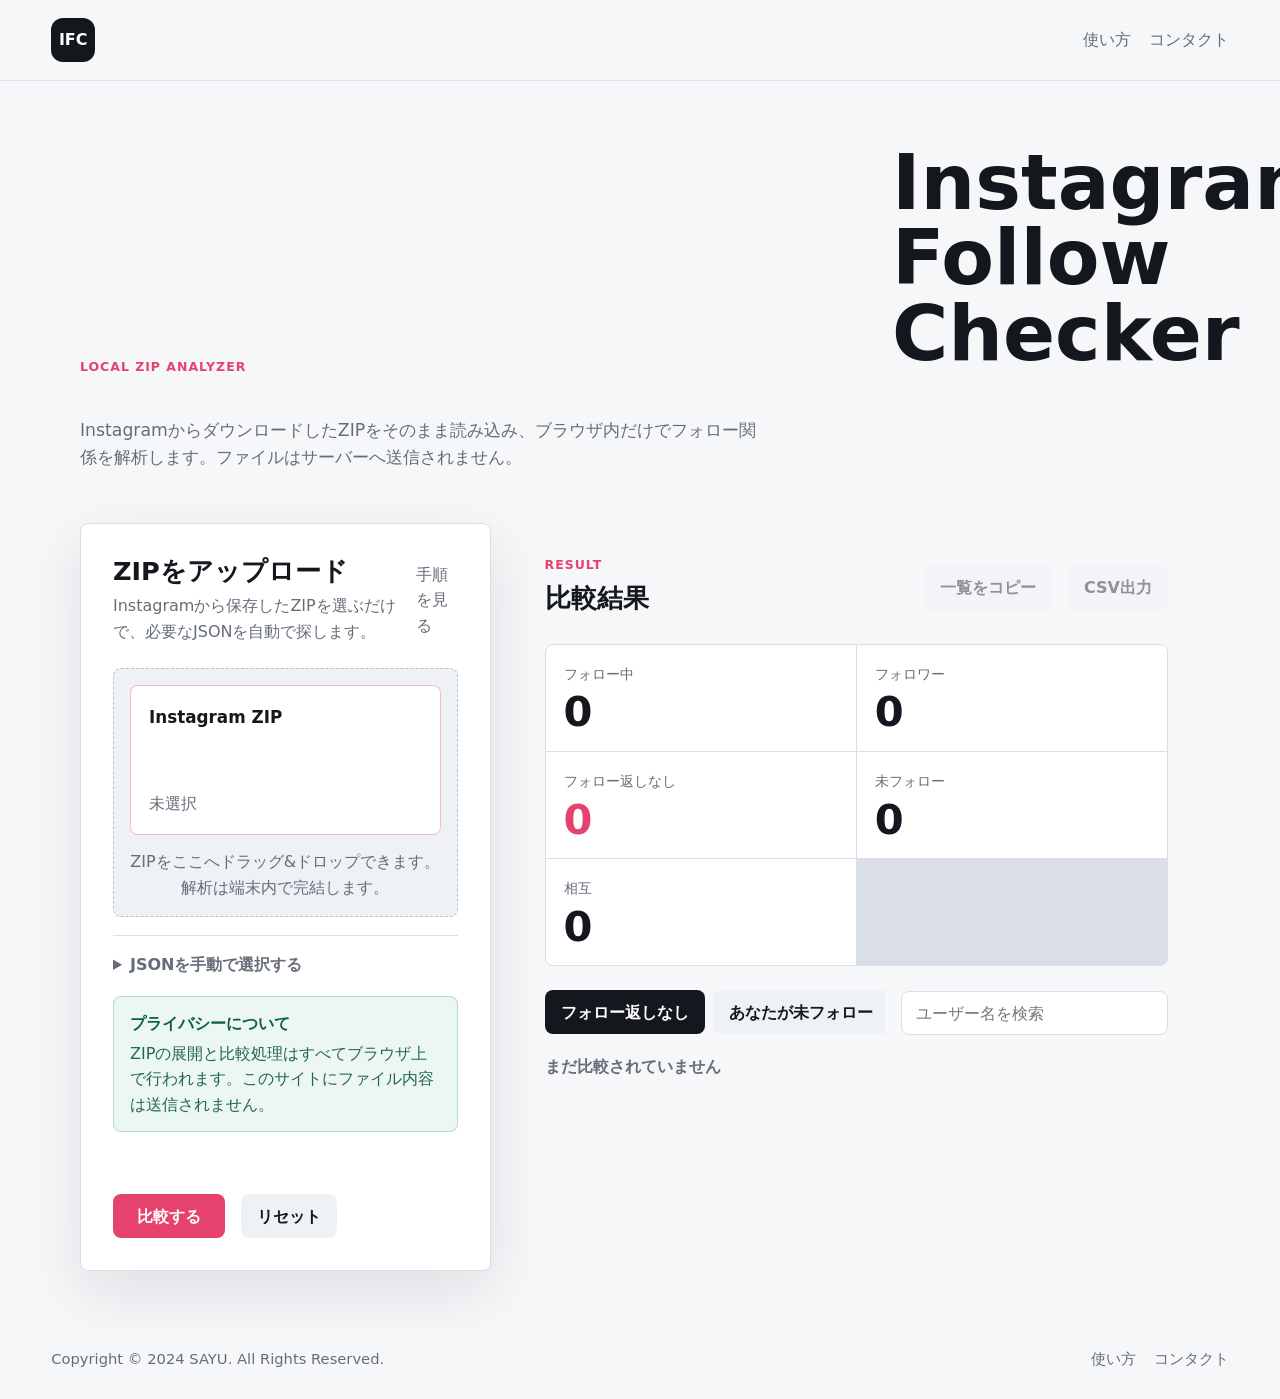
<file: index.html>
<!DOCTYPE html>
<html lang="ja">
<head>
    <meta charset="UTF-8">
    <meta name="viewport" content="width=device-width, initial-scale=1.0">
    <meta http-equiv="refresh" content="0; url=./home.html">
    <title>Instagram Follow Checker</title>
    <link rel="canonical" href="./home.html">
</head>
<body>
    <p><a href="./home.html">Instagram Follow Checkerを開く</a></p>
</body>
</html>
</file>
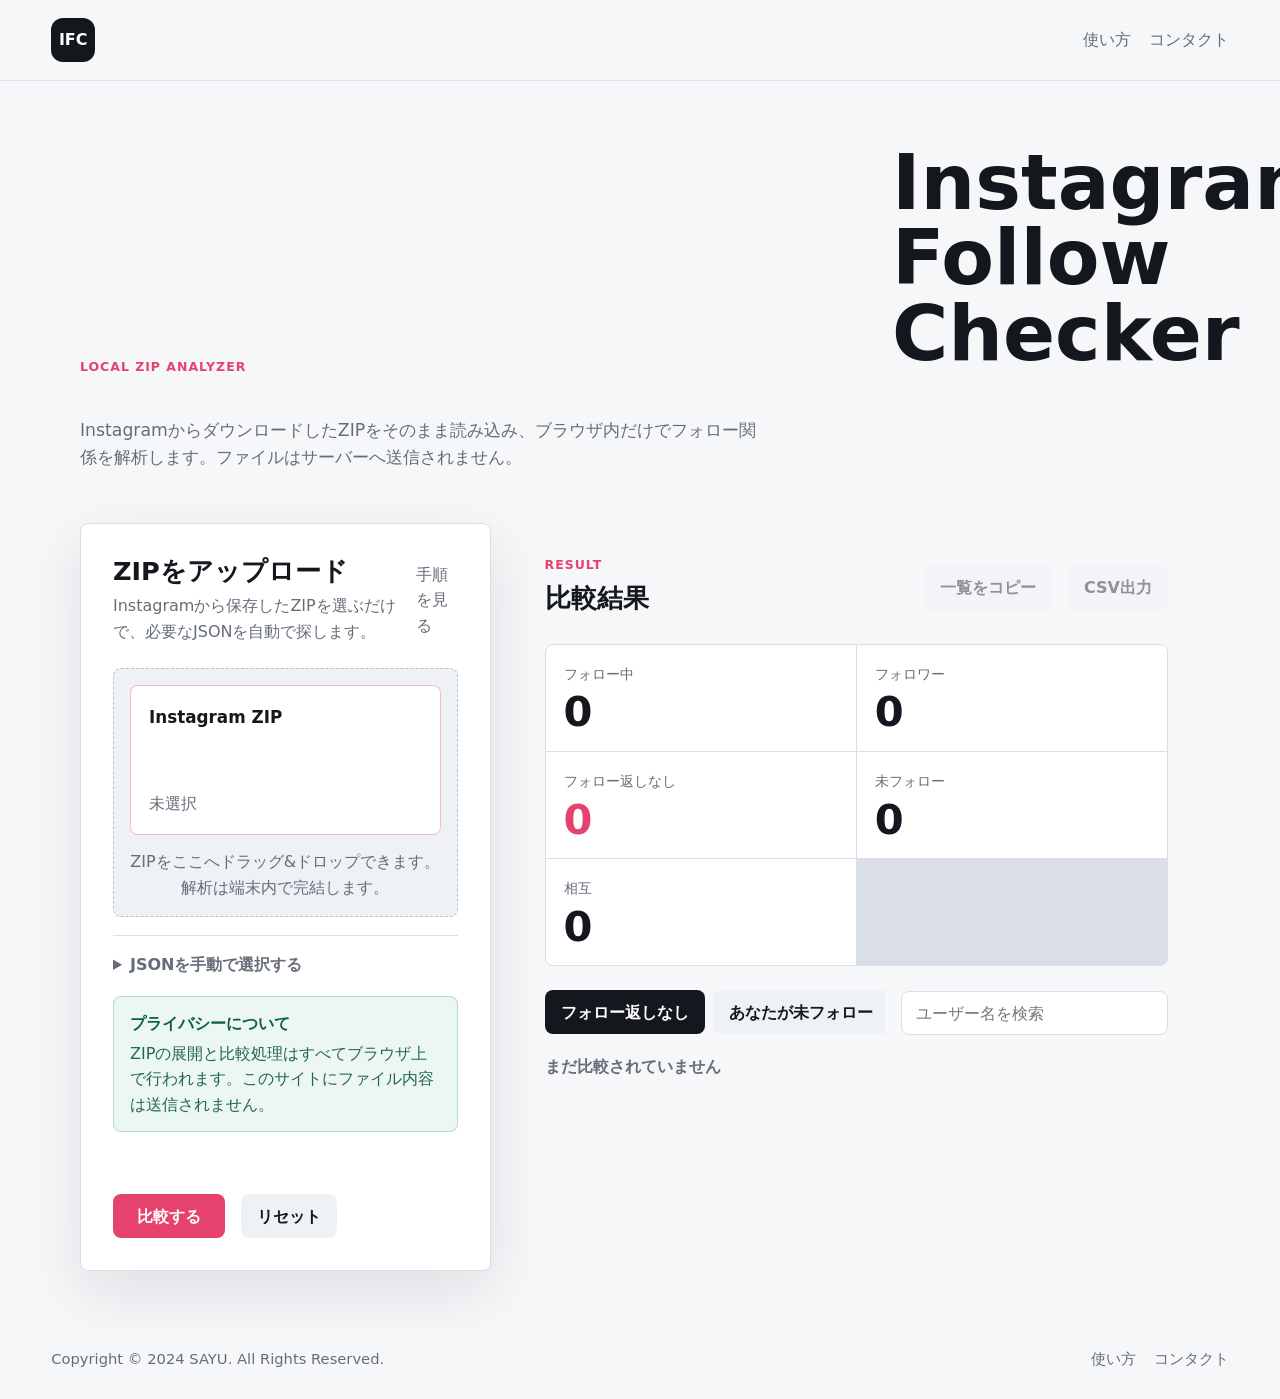
<file: home.html>
<!DOCTYPE html>
<html lang="ja">
<head>
    <meta charset="UTF-8">
    <meta name="viewport" content="width=device-width, initial-scale=1.0">
    <title>Instagram Follow Checker</title>
    <link rel="icon" href="data:,">
    <link rel="stylesheet" href="styles.css">
</head>
<body>
    <header class="site-header">
        <a class="brand" href="./home.html" aria-label="Instagram Follow Checker ホーム">IFC</a>
        <nav class="header-nav" aria-label="メインナビゲーション">
            <a href="./manual.html">使い方</a>
            <a href="https://discord.gg/QMe4BZEc" target="_blank" rel="noreferrer">コンタクト</a>
        </nav>
    </header>

    <main>
        <section class="workspace">
            <div class="intro">
                <p class="eyebrow">Local ZIP Analyzer</p>
                <h1 id="pageTitle">Instagram Follow Checker</h1>
                <p class="lead">InstagramからダウンロードしたZIPをそのまま読み込み、ブラウザ内だけでフォロー関係を解析します。ファイルはサーバーへ送信されません。</p>
            </div>

            <div class="app-grid">
                <section class="panel upload-panel" aria-labelledby="uploadTitle">
                    <div class="panel-heading">
                        <div>
                            <h2 id="uploadTitle">ZIPをアップロード</h2>
                            <p>Instagramから保存したZIPを選ぶだけで、必要なJSONを自動で探します。</p>
                        </div>
                        <a class="text-link" href="./manual.html">手順を見る</a>
                    </div>

                    <div id="dropZone" class="drop-zone">
                        <div class="file-tile zip-tile" data-type="zip">
                            <input type="file" id="zipFileInput" accept=".zip,application/zip,application/x-zip-compressed">
                            <label for="zipFileInput">
                                <span class="file-title">Instagram ZIP</span>
                                <span id="zipStatus" class="file-status">未選択</span>
                            </label>
                        </div>
                        <p class="drop-hint">ZIPをここへドラッグ&ドロップできます。解析は端末内で完結します。</p>
                    </div>

                    <details class="manual-json">
                        <summary>JSONを手動で選択する</summary>
                        <div class="manual-json-grid">
                            <div class="file-tile" data-type="following">
                                <input type="file" id="followingFileInput" accept=".json,application/json">
                                <label for="followingFileInput">
                                    <span class="file-title">following.json</span>
                                    <span id="followingStatus" class="file-status">未選択</span>
                                </label>
                            </div>
                            <div class="file-tile" data-type="followers">
                                <input type="file" id="followersFileInput" accept=".json,application/json">
                                <label for="followersFileInput">
                                    <span class="file-title">followers_1.json</span>
                                    <span id="followersStatus" class="file-status">未選択</span>
                                </label>
                            </div>
                        </div>
                    </details>

                    <div class="privacy-note">
                        <strong>プライバシーについて</strong>
                        <span>ZIPの展開と比較処理はすべてブラウザ上で行われます。このサイトにファイル内容は送信されません。</span>
                    </div>

                    <div id="ErrorMessage" class="message" role="status" aria-live="polite"></div>

                    <div class="actions">
                        <button id="compareButton" type="button">比較する</button>
                        <button id="resetButton" class="secondary-button" type="button">リセット</button>
                    </div>
                </section>

                <section id="results" class="results" aria-labelledby="resultTitle">
                    <div class="results-header">
                        <div>
                            <p class="eyebrow">Result</p>
                            <h2 id="resultTitle">比較結果</h2>
                        </div>
                        <div class="result-actions">
                            <button id="copyButton" class="secondary-button" type="button" disabled>一覧をコピー</button>
                            <button id="exportButton" class="secondary-button" type="button" disabled>CSV出力</button>
                        </div>
                    </div>

                    <div class="stats-grid" aria-label="集計">
                        <div class="stat">
                            <span>フォロー中</span>
                            <strong id="followingCount">0</strong>
                        </div>
                        <div class="stat">
                            <span>フォロワー</span>
                            <strong id="followersCount">0</strong>
                        </div>
                        <div class="stat accent">
                            <span>フォロー返しなし</span>
                            <strong id="followOnlyCount">0</strong>
                        </div>
                        <div class="stat">
                            <span>未フォロー</span>
                            <strong id="followerOnlyCount">0</strong>
                        </div>
                        <div class="stat">
                            <span>相互</span>
                            <strong id="mutualCount">0</strong>
                        </div>
                    </div>

                    <div class="toolbar">
                        <div class="tabs" role="tablist" aria-label="結果カテゴリ">
                            <button class="tab active" type="button" data-list="followOnly">フォロー返しなし</button>
                            <button class="tab" type="button" data-list="followerOnly">あなたが未フォロー</button>
                            <button class="tab" type="button" data-list="mutual">相互</button>
                        </div>
                        <input id="searchInput" type="search" placeholder="ユーザー名を検索" autocomplete="off" disabled>
                    </div>

                    <div id="activeListHeader" class="list-summary">まだ比較されていません</div>
                    <ul id="userList" class="user-list"></ul>
                </section>
            </div>
        </section>
    </main>

    <footer class="footer">
        <p>Copyright © 2024 SAYU. All Rights Reserved.</p>
        <ul class="footer-links">
            <li><a href="./manual.html">使い方</a></li>
            <li><a href="https://discord.gg/QMe4BZEc" target="_blank" rel="noreferrer">コンタクト</a></li>
        </ul>
    </footer>

    <script src="jszip.min.js"></script>
    <script src="script.js" defer></script>
</body>
</html>
</file>
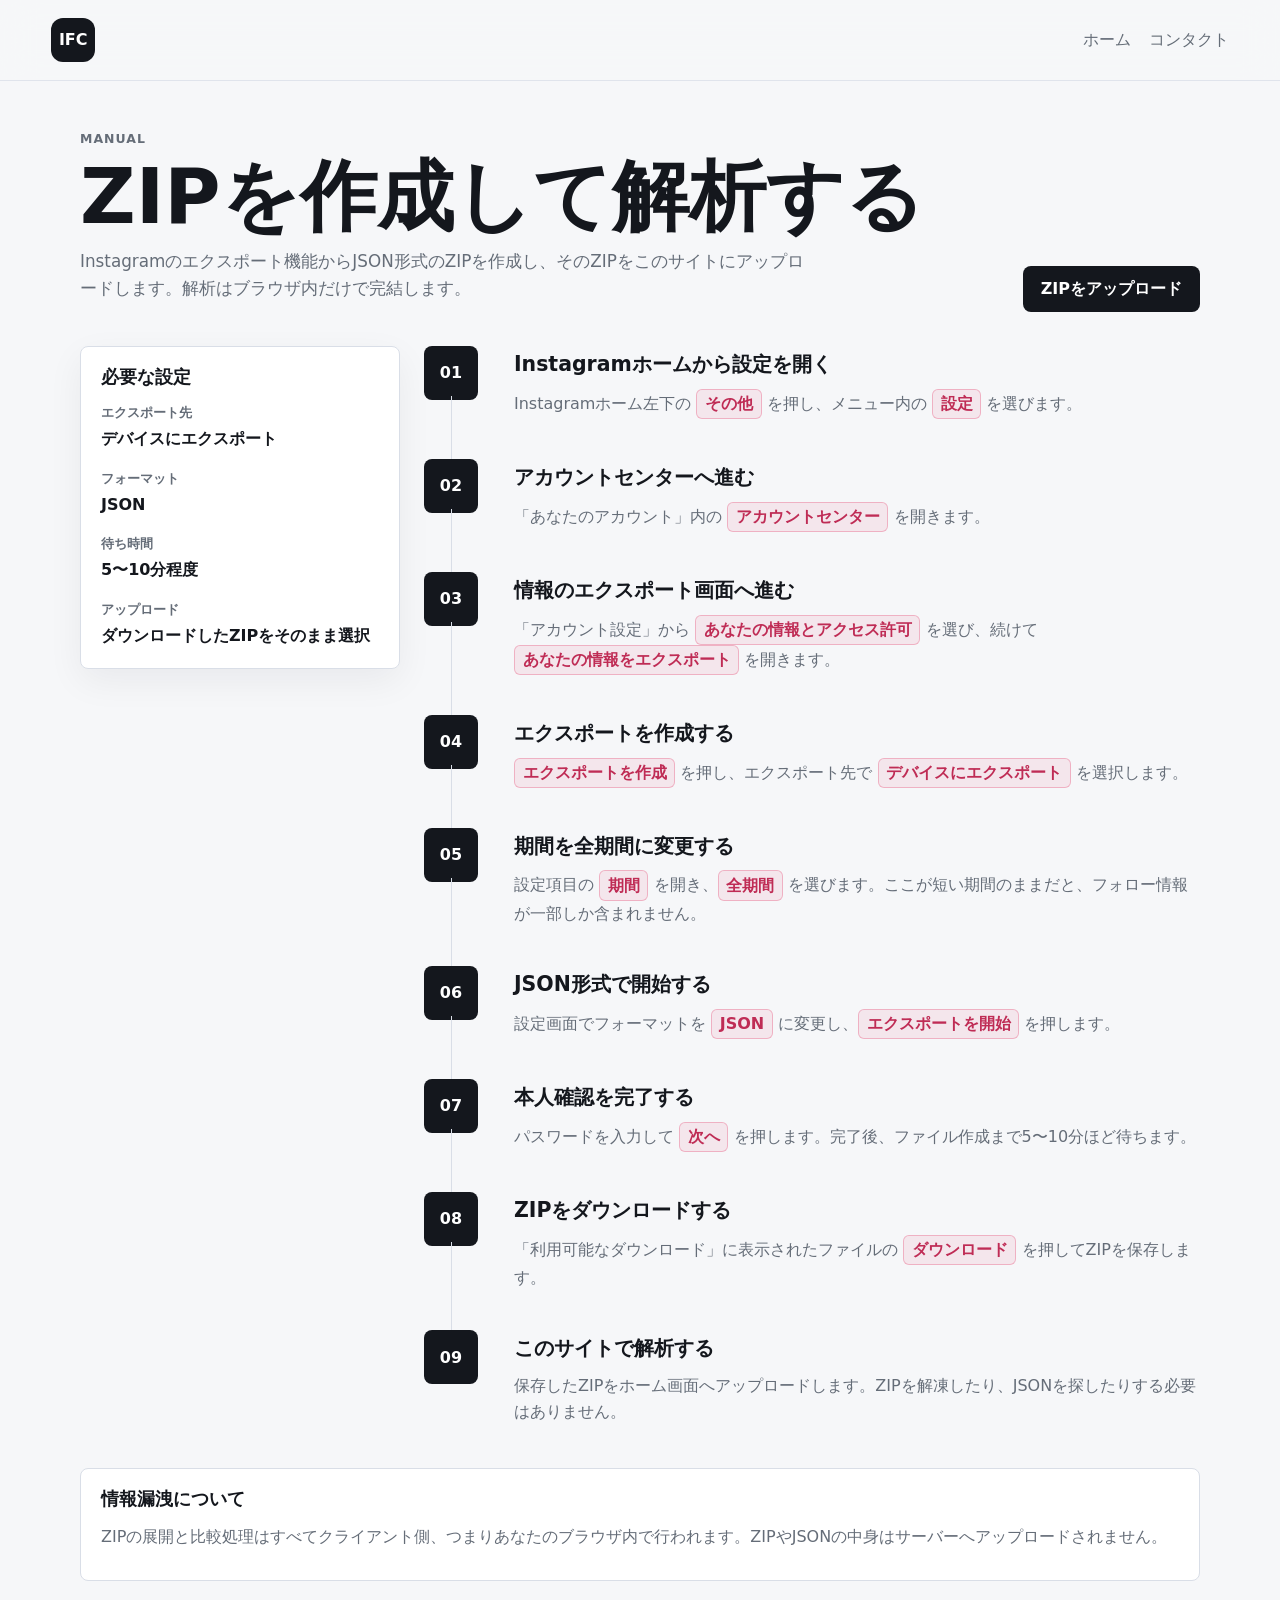
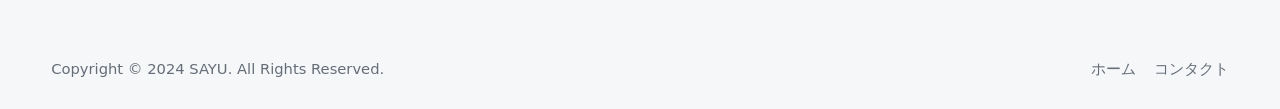
<file: manual.html>
<!DOCTYPE html>
<html lang="ja">
<head>
    <meta charset="UTF-8">
    <meta name="viewport" content="width=device-width, initial-scale=1.0">
    <title>使い方 - Instagram Follow Checker</title>
    <link rel="icon" href="data:,">
    <link rel="stylesheet" href="styles.css">
</head>
<body>
    <header class="site-header">
        <a class="brand" href="./home.html" aria-label="Instagram Follow Checker ホーム">IFC</a>
        <nav class="header-nav" aria-label="メインナビゲーション">
            <a href="./home.html">ホーム</a>
            <a href="https://discord.gg/QMe4BZEc" target="_blank" rel="noreferrer">コンタクト</a>
        </nav>
    </header>

    <main>
        <section id="usage">
            <div class="manual-hero">
                <div>
                    <p class="eyebrow">Manual</p>
                    <h1 id="pageTitle">ZIPを作成して解析する</h1>
                    <p class="usage-lead">Instagramのエクスポート機能からJSON形式のZIPを作成し、そのZIPをこのサイトにアップロードします。解析はブラウザ内だけで完結します。</p>
                </div>
                <a class="manual-cta" href="./home.html">ZIPをアップロード</a>
            </div>

            <div class="manual-grid">
                <aside class="manual-summary" aria-label="必要な設定">
                    <h2>必要な設定</h2>
                    <dl>
                        <div>
                            <dt>エクスポート先</dt>
                            <dd>デバイスにエクスポート</dd>
                        </div>
                        <div>
                            <dt>フォーマット</dt>
                            <dd>JSON</dd>
                        </div>
                        <div>
                            <dt>待ち時間</dt>
                            <dd>5〜10分程度</dd>
                        </div>
                        <div>
                            <dt>アップロード</dt>
                            <dd>ダウンロードしたZIPをそのまま選択</dd>
                        </div>
                    </dl>
                </aside>

                <div class="manual-steps">
                    <ol class="timeline">
                        <li>
                            <span class="step-index">01</span>
                            <div>
                                <h3>Instagramホームから設定を開く</h3>
                                <p>Instagramホーム左下の <span class="tap-target">その他</span> を押し、メニュー内の <span class="tap-target">設定</span> を選びます。</p>
                            </div>
                        </li>
                        <li>
                            <span class="step-index">02</span>
                            <div>
                                <h3>アカウントセンターへ進む</h3>
                                <p>「あなたのアカウント」内の <span class="tap-target">アカウントセンター</span> を開きます。</p>
                            </div>
                        </li>
                        <li>
                            <span class="step-index">03</span>
                            <div>
                                <h3>情報のエクスポート画面へ進む</h3>
                                <p>「アカウント設定」から <span class="tap-target">あなたの情報とアクセス許可</span> を選び、続けて <span class="tap-target">あなたの情報をエクスポート</span> を開きます。</p>
                            </div>
                        </li>
                        <li>
                            <span class="step-index">04</span>
                            <div>
                                <h3>エクスポートを作成する</h3>
                                <p><span class="tap-target">エクスポートを作成</span> を押し、エクスポート先で <span class="tap-target">デバイスにエクスポート</span> を選択します。</p>
                            </div>
                        </li>
                        <li>
                            <span class="step-index">05</span>
                            <div>
                                <h3>期間を全期間に変更する</h3>
                                <p>設定項目の <span class="tap-target">期間</span> を開き、<span class="tap-target">全期間</span> を選びます。ここが短い期間のままだと、フォロー情報が一部しか含まれません。</p>
                            </div>
                        </li>
                        <li>
                            <span class="step-index">06</span>
                            <div>
                                <h3>JSON形式で開始する</h3>
                                <p>設定画面でフォーマットを <span class="tap-target">JSON</span> に変更し、<span class="tap-target">エクスポートを開始</span> を押します。</p>
                            </div>
                        </li>
                        <li>
                            <span class="step-index">07</span>
                            <div>
                                <h3>本人確認を完了する</h3>
                                <p>パスワードを入力して <span class="tap-target">次へ</span> を押します。完了後、ファイル作成まで5〜10分ほど待ちます。</p>
                            </div>
                        </li>
                        <li>
                            <span class="step-index">08</span>
                            <div>
                                <h3>ZIPをダウンロードする</h3>
                                <p>「利用可能なダウンロード」に表示されたファイルの <span class="tap-target">ダウンロード</span> を押してZIPを保存します。</p>
                            </div>
                        </li>
                        <li>
                            <span class="step-index">09</span>
                            <div>
                                <h3>このサイトで解析する</h3>
                                <p>保存したZIPをホーム画面へアップロードします。ZIPを解凍したり、JSONを探したりする必要はありません。</p>
                            </div>
                        </li>
                    </ol>
                </div>
            </div>

            <div class="manual-notes">
                <section>
                    <h2>情報漏洩について</h2>
                    <p>ZIPの展開と比較処理はすべてクライアント側、つまりあなたのブラウザ内で行われます。ZIPやJSONの中身はサーバーへアップロードされません。</p>
                </section>
            </div>
        </section>
    </main>

    <footer class="footer">
        <p>Copyright © 2024 SAYU. All Rights Reserved.</p>
        <ul class="footer-links">
            <li><a href="./home.html">ホーム</a></li>
            <li><a href="https://discord.gg/QMe4BZEc" target="_blank" rel="noreferrer">コンタクト</a></li>
        </ul>
    </footer>
</body>
</html>
</file>
<file: styles.css>
:root {
    color-scheme: light;
    --bg: #f6f7f9;
    --surface: #ffffff;
    --surface-muted: #eef1f5;
    --text: #14171d;
    --muted: #656d78;
    --line: #d9dee7;
    --accent: #e6426e;
    --accent-dark: #bf2c55;
    --success: #0f8f63;
    --danger: #c93636;
    --shadow: 0 20px 60px rgba(20, 23, 29, 0.10);
}

* {
    box-sizing: border-box;
}

body {
    margin: 0;
    background: var(--bg);
    color: var(--text);
    font-family: Inter, "Segoe UI", system-ui, -apple-system, BlinkMacSystemFont, "Hiragino Sans", "Yu Gothic", sans-serif;
    line-height: 1.6;
}

a {
    color: inherit;
}

button,
input,
label,
code {
    font: inherit;
}

code {
    padding: 0.08em 0.35em;
    border-radius: 5px;
    background: var(--surface-muted);
    color: var(--text);
    overflow-wrap: anywhere;
}

.site-header {
    position: sticky;
    top: 0;
    z-index: 10;
    display: flex;
    align-items: center;
    justify-content: space-between;
    gap: 24px;
    padding: 18px clamp(18px, 4vw, 56px);
    background: rgba(246, 247, 249, 0.88);
    border-bottom: 1px solid rgba(217, 222, 231, 0.75);
    backdrop-filter: blur(18px);
}

.brand {
    display: inline-flex;
    align-items: center;
    justify-content: center;
    width: 44px;
    height: 44px;
    border-radius: 12px;
    background: var(--text);
    color: #fff;
    font-weight: 800;
    text-decoration: none;
    letter-spacing: 0;
}

.header-nav,
.footer-links {
    display: flex;
    align-items: center;
    gap: 18px;
    margin: 0;
    padding: 0;
    list-style: none;
}

.header-nav a,
.footer a,
.text-link {
    color: var(--muted);
    text-decoration: none;
}

.header-nav a:hover,
.footer a:hover,
.text-link:hover {
    color: var(--text);
}

main {
    min-height: calc(100svh - 170px);
}

.workspace,
#usage {
    width: min(1120px, calc(100% - 32px));
    margin: 0 auto;
}

.workspace {
    padding: 64px 0 48px;
}

.intro {
    display: grid;
    grid-template-columns: minmax(0, 780px) minmax(260px, 1fr);
    gap: 32px;
    align-items: end;
    margin-bottom: 34px;
}

.eyebrow {
    margin: 0 0 8px;
    color: var(--accent);
    font-size: 0.78rem;
    font-weight: 800;
    letter-spacing: 0.08em;
    text-transform: uppercase;
}

h1,
h2,
h3,
p {
    margin-top: 0;
}

h1 {
    margin-bottom: 14px;
    font-size: clamp(2.25rem, 6vw, 5.2rem);
    line-height: 0.98;
    letter-spacing: 0;
}

h2 {
    margin-bottom: 6px;
    font-size: clamp(1.35rem, 2vw, 1.85rem);
    line-height: 1.2;
}

.lead {
    max-width: 680px;
    color: var(--muted);
    font-size: 1.08rem;
}

.app-grid {
    display: grid;
    grid-template-columns: minmax(340px, 0.86fr) minmax(0, 1.44fr);
    gap: 22px;
    align-items: start;
}

.panel {
    background: var(--surface);
    border: 1px solid var(--line);
    border-radius: 8px;
    box-shadow: var(--shadow);
}

.upload-panel,
.results {
    padding: clamp(18px, 3vw, 32px);
}

.panel-heading,
.results-header,
.toolbar,
.actions,
.result-actions {
    display: flex;
    align-items: center;
    justify-content: space-between;
    gap: 16px;
}

.panel-heading p {
    margin: 0;
    color: var(--muted);
}

.drop-zone {
    display: grid;
    grid-template-columns: 1fr;
    gap: 14px;
    margin-top: 24px;
    padding: 16px;
    background: var(--surface-muted);
    border: 1px dashed #b9c2d0;
    border-radius: 8px;
    transition: border-color 180ms ease, background 180ms ease;
}

.manual-json {
    margin-top: 18px;
    border-top: 1px solid var(--line);
    padding-top: 16px;
}

.manual-json summary {
    cursor: pointer;
    color: var(--muted);
    font-weight: 800;
}

.manual-json-grid {
    display: grid;
    grid-template-columns: repeat(2, minmax(0, 1fr));
    gap: 12px;
    margin-top: 14px;
}

.manual-json-grid .file-tile label {
    min-height: 96px;
}

.drop-zone.is-dragging {
    background: #fff3f6;
    border-color: var(--accent);
}

.file-tile input {
    position: absolute;
    width: 1px;
    height: 1px;
    opacity: 0;
    pointer-events: none;
}

.file-tile label {
    display: flex;
    min-height: 112px;
    flex-direction: column;
    justify-content: space-between;
    gap: 16px;
    padding: 18px;
    background: var(--surface);
    border: 1px solid var(--line);
    border-radius: 8px;
    cursor: pointer;
    transition: transform 180ms ease, border-color 180ms ease;
}

.file-tile label:hover {
    border-color: var(--accent);
    transform: translateY(-2px);
}

.zip-tile label {
    min-height: 150px;
    border-color: rgba(230, 66, 110, 0.35);
}

.file-title {
    font-size: 1.05rem;
    font-weight: 800;
}

.file-status {
    color: var(--muted);
    overflow-wrap: anywhere;
}

.file-status.is-ready {
    color: var(--success);
    font-weight: 700;
}

.drop-hint {
    grid-column: 1 / -1;
    margin: 0;
    color: var(--muted);
    text-align: center;
}

.privacy-note {
    display: grid;
    gap: 4px;
    margin-top: 18px;
    padding: 14px 16px;
    border: 1px solid rgba(15, 143, 99, 0.24);
    border-radius: 8px;
    background: rgba(15, 143, 99, 0.08);
    color: #0b6043;
}

.privacy-note span {
    color: #236653;
}

.message {
    min-height: 28px;
    margin: 16px 0 0;
    color: var(--muted);
}

.message.success {
    color: var(--success);
}

.message.error {
    color: var(--danger);
    font-weight: 700;
}

.actions {
    justify-content: flex-start;
    margin-top: 18px;
}

button {
    min-height: 44px;
    border: 0;
    border-radius: 8px;
    cursor: pointer;
    transition: background 180ms ease, color 180ms ease, transform 180ms ease, opacity 180ms ease;
}

button:hover:not(:disabled) {
    transform: translateY(-1px);
}

button:disabled {
    cursor: not-allowed;
    opacity: 0.45;
}

#compareButton {
    padding: 0 24px;
    background: var(--accent);
    color: #fff;
    font-weight: 800;
}

#compareButton:hover {
    background: var(--accent-dark);
}

.secondary-button,
.tab {
    padding: 0 16px;
    background: var(--surface-muted);
    color: var(--text);
    font-weight: 700;
}

.secondary-button:hover,
.tab:hover {
    background: #dfe5ed;
}

.results {
    min-width: 0;
}

.stats-grid {
    display: grid;
    grid-template-columns: repeat(2, minmax(0, 1fr));
    gap: 1px;
    overflow: hidden;
    margin: 24px 0;
    border: 1px solid var(--line);
    border-radius: 8px;
    background: var(--line);
}

.stat {
    min-width: 0;
    padding: 18px;
    background: var(--surface);
}

.stat span {
    display: block;
    color: var(--muted);
    font-size: 0.88rem;
}

.stat strong {
    display: block;
    margin-top: 6px;
    font-size: clamp(1.75rem, 4vw, 2.6rem);
    line-height: 1;
}

.stat.accent strong {
    color: var(--accent);
}

.tabs {
    display: flex;
    gap: 8px;
    overflow-x: auto;
    padding-bottom: 2px;
}

.tab {
    white-space: nowrap;
}

.tab.active {
    background: var(--text);
    color: #fff;
}

#searchInput {
    width: min(320px, 100%);
    min-height: 44px;
    padding: 0 14px;
    border: 1px solid var(--line);
    border-radius: 8px;
    background: #fff;
}

#searchInput:focus {
    border-color: var(--accent);
    outline: 3px solid rgba(230, 66, 110, 0.16);
}

.list-summary {
    margin: 18px 0 10px;
    color: var(--muted);
    font-weight: 700;
}

.user-list {
    display: grid;
    grid-template-columns: repeat(auto-fill, minmax(190px, 1fr));
    gap: 10px;
    margin: 0;
    padding: 0;
    list-style: none;
}

.user-list li {
    min-width: 0;
}

.user-list a,
.empty-item {
    display: block;
    min-height: 44px;
    padding: 11px 14px;
    overflow: hidden;
    border: 1px solid var(--line);
    border-radius: 8px;
    background: #fff;
    text-decoration: none;
    text-overflow: ellipsis;
    white-space: nowrap;
}

.user-list a:hover {
    border-color: var(--accent);
    color: var(--accent);
}

.empty-item {
    grid-column: 1 / -1;
    color: var(--muted);
    white-space: normal;
}

.footer {
    display: flex;
    align-items: center;
    justify-content: space-between;
    gap: 16px;
    padding: 28px clamp(18px, 4vw, 56px);
    color: var(--muted);
    font-size: 0.92rem;
}

.footer p {
    margin: 0;
}

#usage {
    padding: 48px 0;
    max-width: 1180px;
}

#usage p {
    margin-bottom: 10px;
    color: var(--muted);
}

.usage-image {
    display: block;
    width: min(100%, 760px);
    margin: 16px auto 28px;
    border: 1px solid var(--line);
    border-radius: 8px;
    background: #fff;
}

.usage-lead {
    max-width: 740px;
    color: var(--muted);
    font-size: 1.05rem;
}

.manual-hero {
    display: grid;
    grid-template-columns: minmax(0, 1fr) auto;
    gap: 24px;
    align-items: end;
    margin-bottom: 34px;
}

.manual-cta {
    display: inline-flex;
    min-height: 46px;
    align-items: center;
    justify-content: center;
    padding: 0 18px;
    border-radius: 8px;
    background: var(--text);
    color: #fff;
    font-weight: 800;
    text-decoration: none;
    white-space: nowrap;
}

.manual-grid {
    display: grid;
    grid-template-columns: minmax(240px, 320px) minmax(0, 1fr);
    gap: 24px;
    align-items: start;
}

.manual-summary {
    position: sticky;
    top: 98px;
    padding: 20px;
    border: 1px solid var(--line);
    border-radius: 8px;
    background: var(--surface);
    box-shadow: 0 12px 36px rgba(20, 23, 29, 0.06);
}

.manual-summary h2,
.manual-notes h2 {
    margin-bottom: 14px;
    font-size: 1.1rem;
}

.manual-summary dl {
    display: grid;
    gap: 16px;
    margin: 0;
}

.manual-summary dt {
    color: var(--muted);
    font-size: 0.82rem;
    font-weight: 800;
}

.manual-summary dd {
    margin: 3px 0 0;
    font-weight: 800;
}

.timeline {
    display: grid;
    gap: 0;
    margin: 0;
    padding: 0;
    list-style: none;
}

.timeline li {
    position: relative;
    display: grid;
    grid-template-columns: 72px minmax(0, 1fr);
    gap: 18px;
    padding: 0 0 30px;
}

.timeline li::before {
    content: "";
    position: absolute;
    top: 50px;
    bottom: 0;
    left: 27px;
    width: 1px;
    background: var(--line);
}

.timeline li:last-child {
    padding-bottom: 0;
}

.timeline li:last-child::before {
    display: none;
}

.step-index {
    display: inline-grid;
    place-items: center;
    width: 54px;
    height: 54px;
    border-radius: 8px;
    background: var(--text);
    color: #fff;
    font-weight: 900;
}

.timeline h3 {
    margin: 2px 0 8px;
    font-size: 1.28rem;
}

.timeline p {
    margin: 0;
}

.tap-target {
    display: inline-block;
    padding: 0.08em 0.48em;
    border: 1px solid rgba(230, 66, 110, 0.32);
    border-radius: 6px;
    background: rgba(230, 66, 110, 0.09);
    color: var(--accent-dark);
    font-weight: 800;
}

.manual-notes {
    display: grid;
    grid-template-columns: minmax(0, 1fr);
    gap: 18px;
    margin-top: 34px;
}

.manual-notes section {
    padding: 20px;
    border: 1px solid var(--line);
    border-radius: 8px;
    background: var(--surface);
}

.manual-notes p {
    margin: 0;
}

@media (max-width: 980px) {
    .intro,
    .app-grid,
    .manual-hero,
    .manual-grid,
    .manual-notes {
        grid-template-columns: 1fr;
    }

    .manual-summary {
        position: static;
    }
}

@media (max-width: 760px) {
    .site-header,
    .footer,
    .panel-heading,
    .results-header,
    .toolbar {
        align-items: flex-start;
        flex-direction: column;
    }

    .workspace {
        padding-top: 42px;
    }

    .manual-json-grid,
    .stats-grid {
        grid-template-columns: 1fr;
    }

    .actions,
    .result-actions {
        width: 100%;
        flex-wrap: wrap;
    }

    .actions button,
    .result-actions button,
    #searchInput {
        width: 100%;
    }

    .tabs {
        width: 100%;
    }
}
</file>
